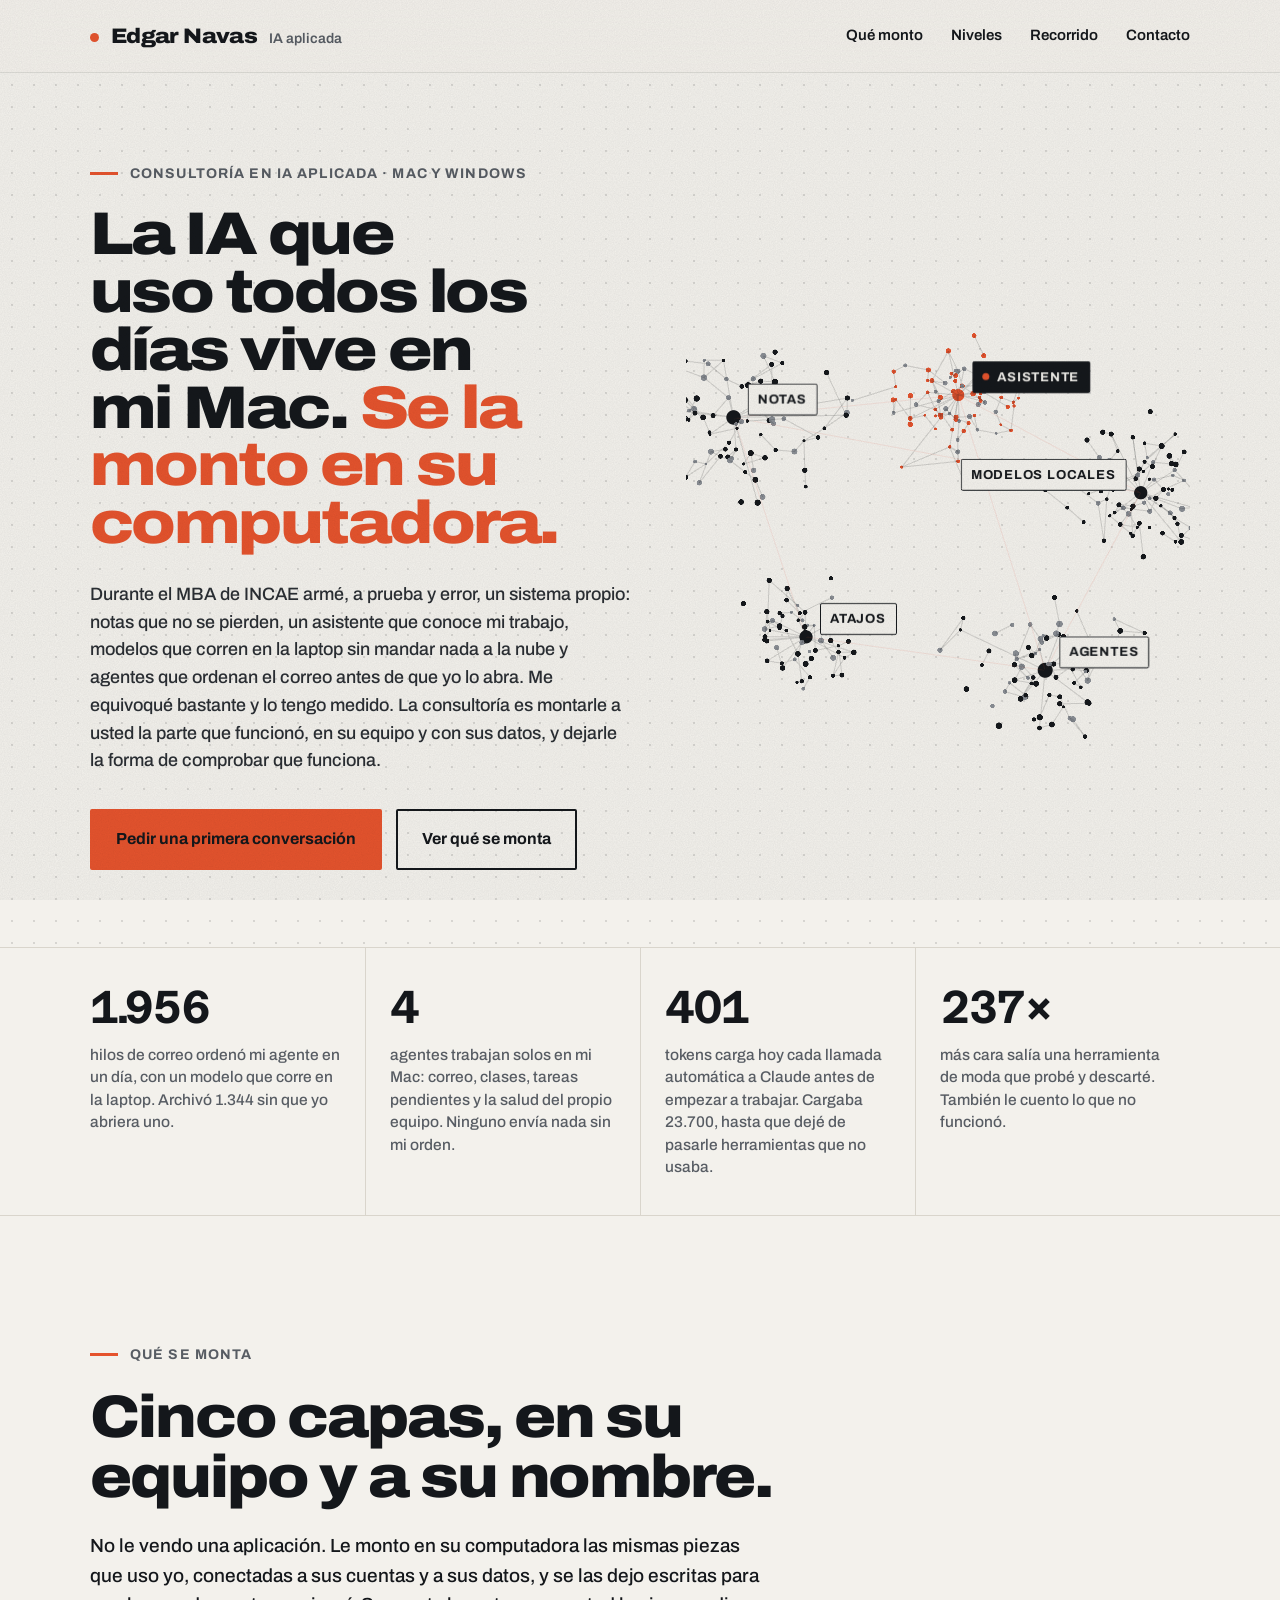
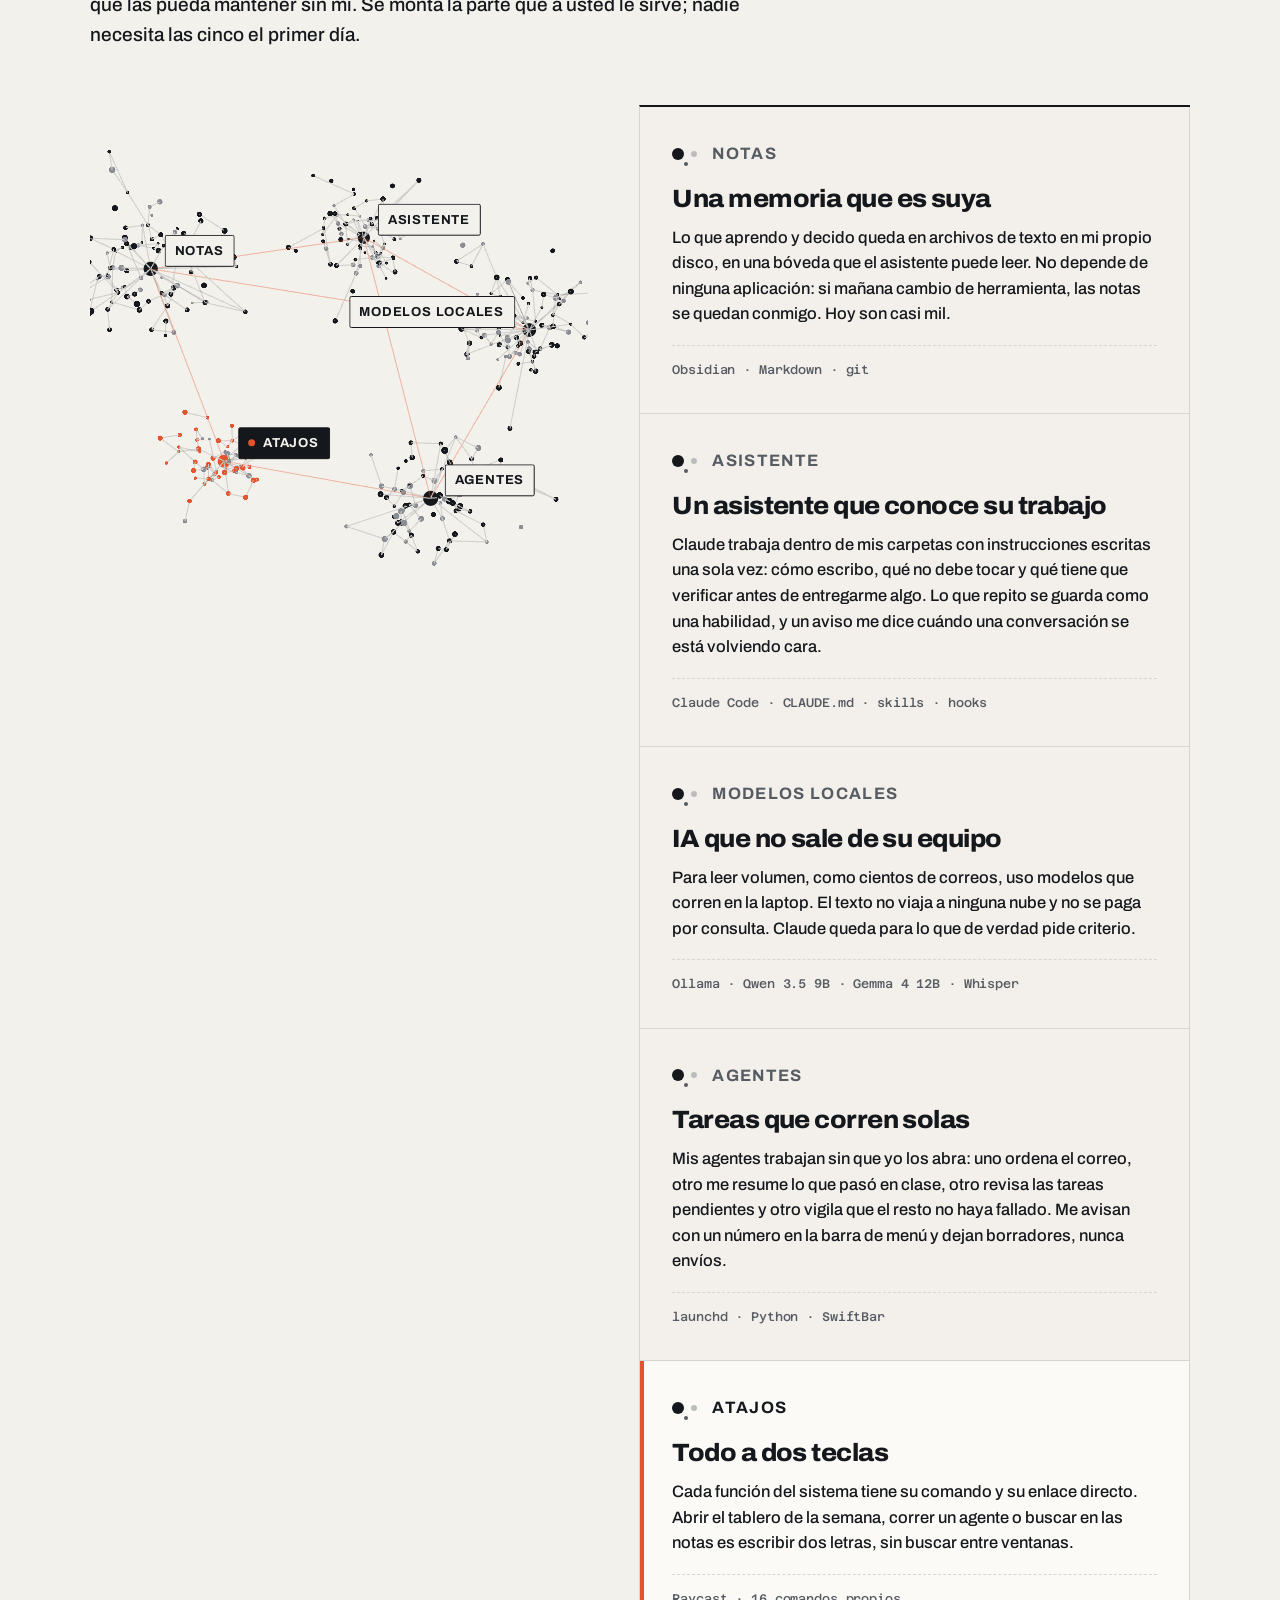
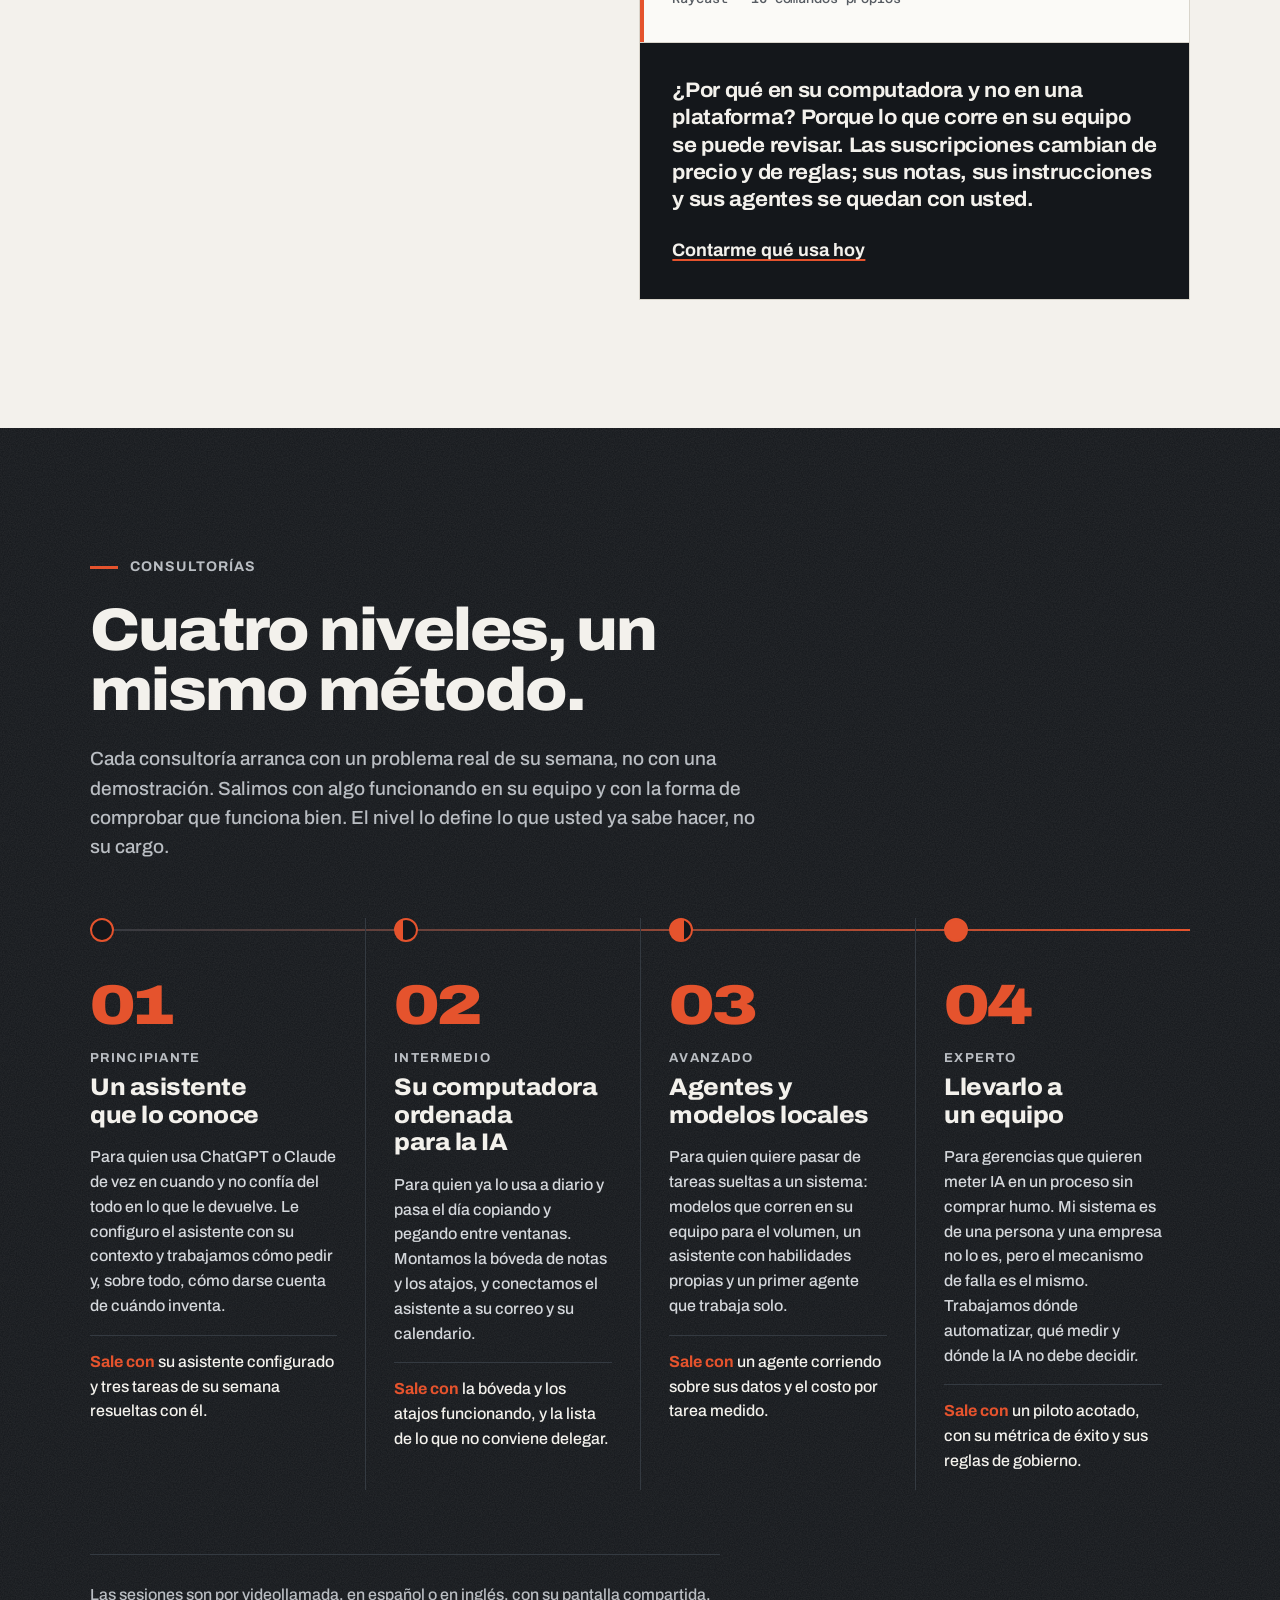
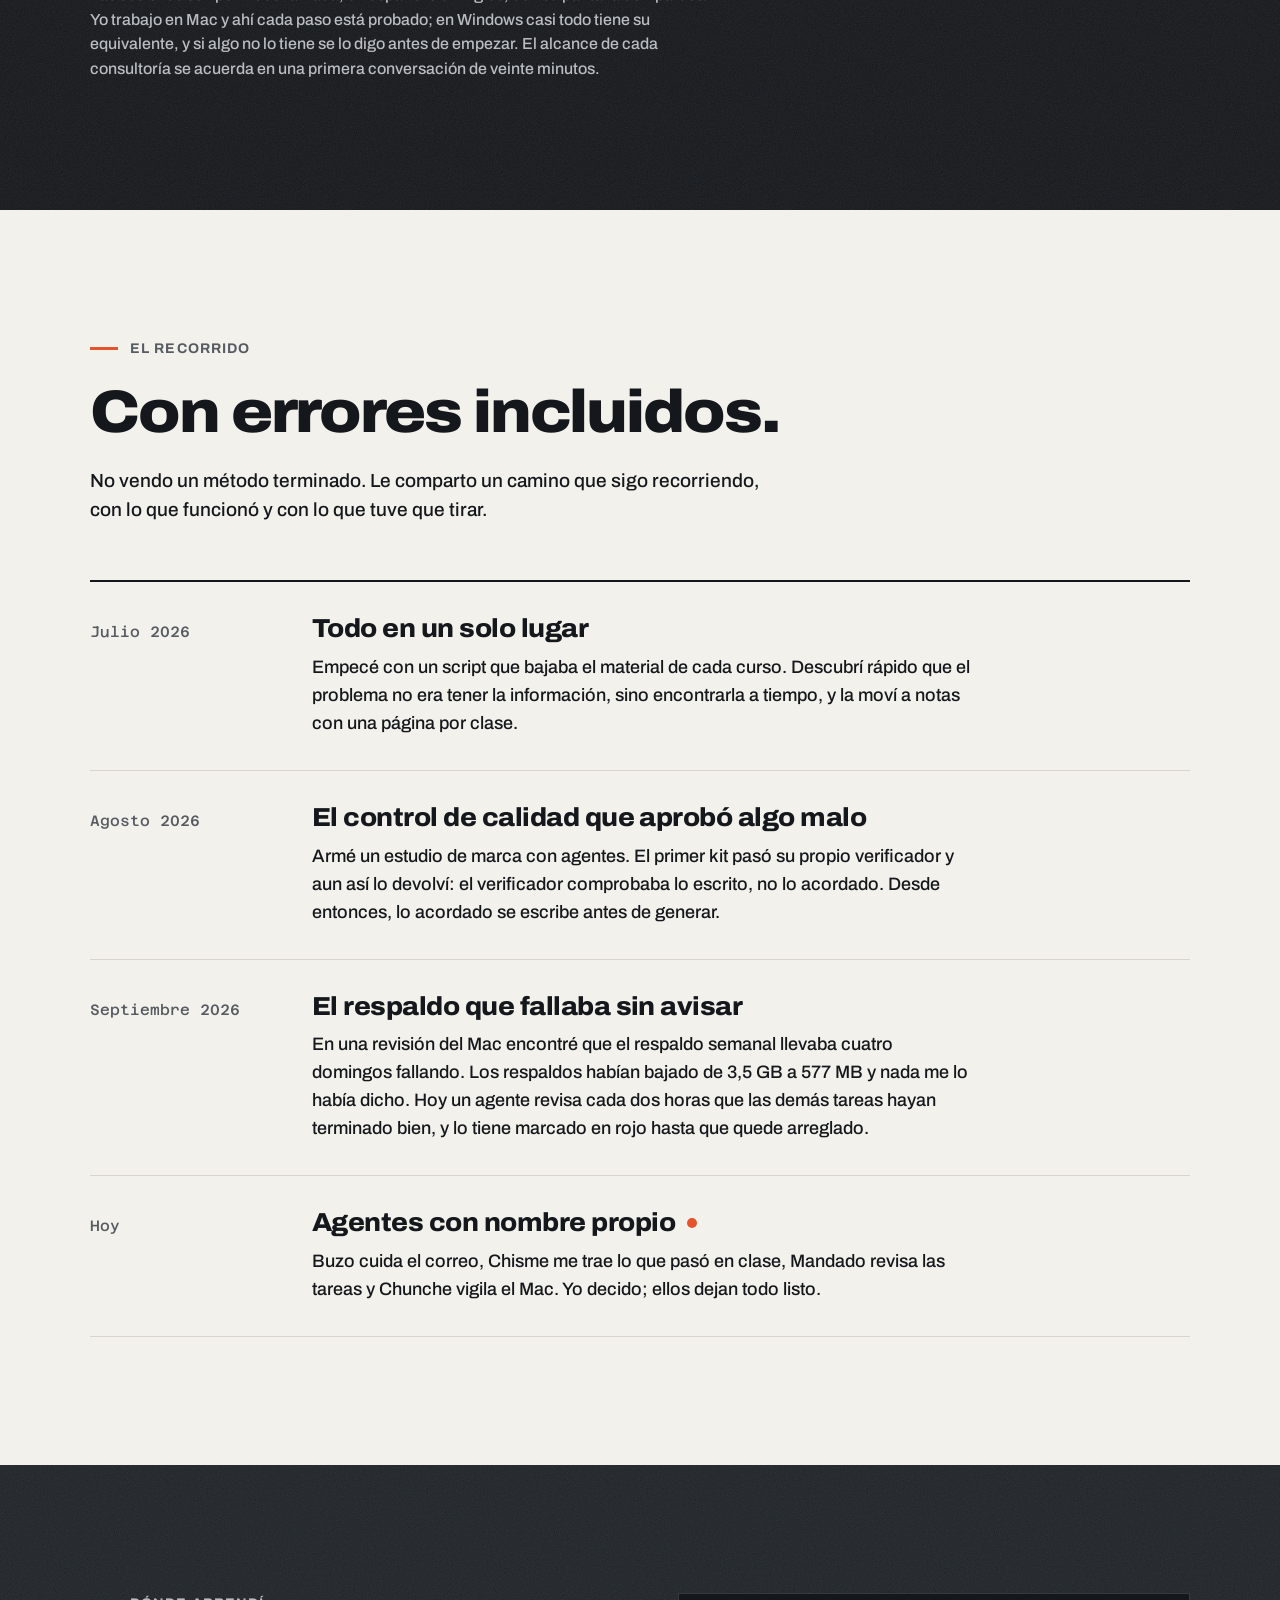
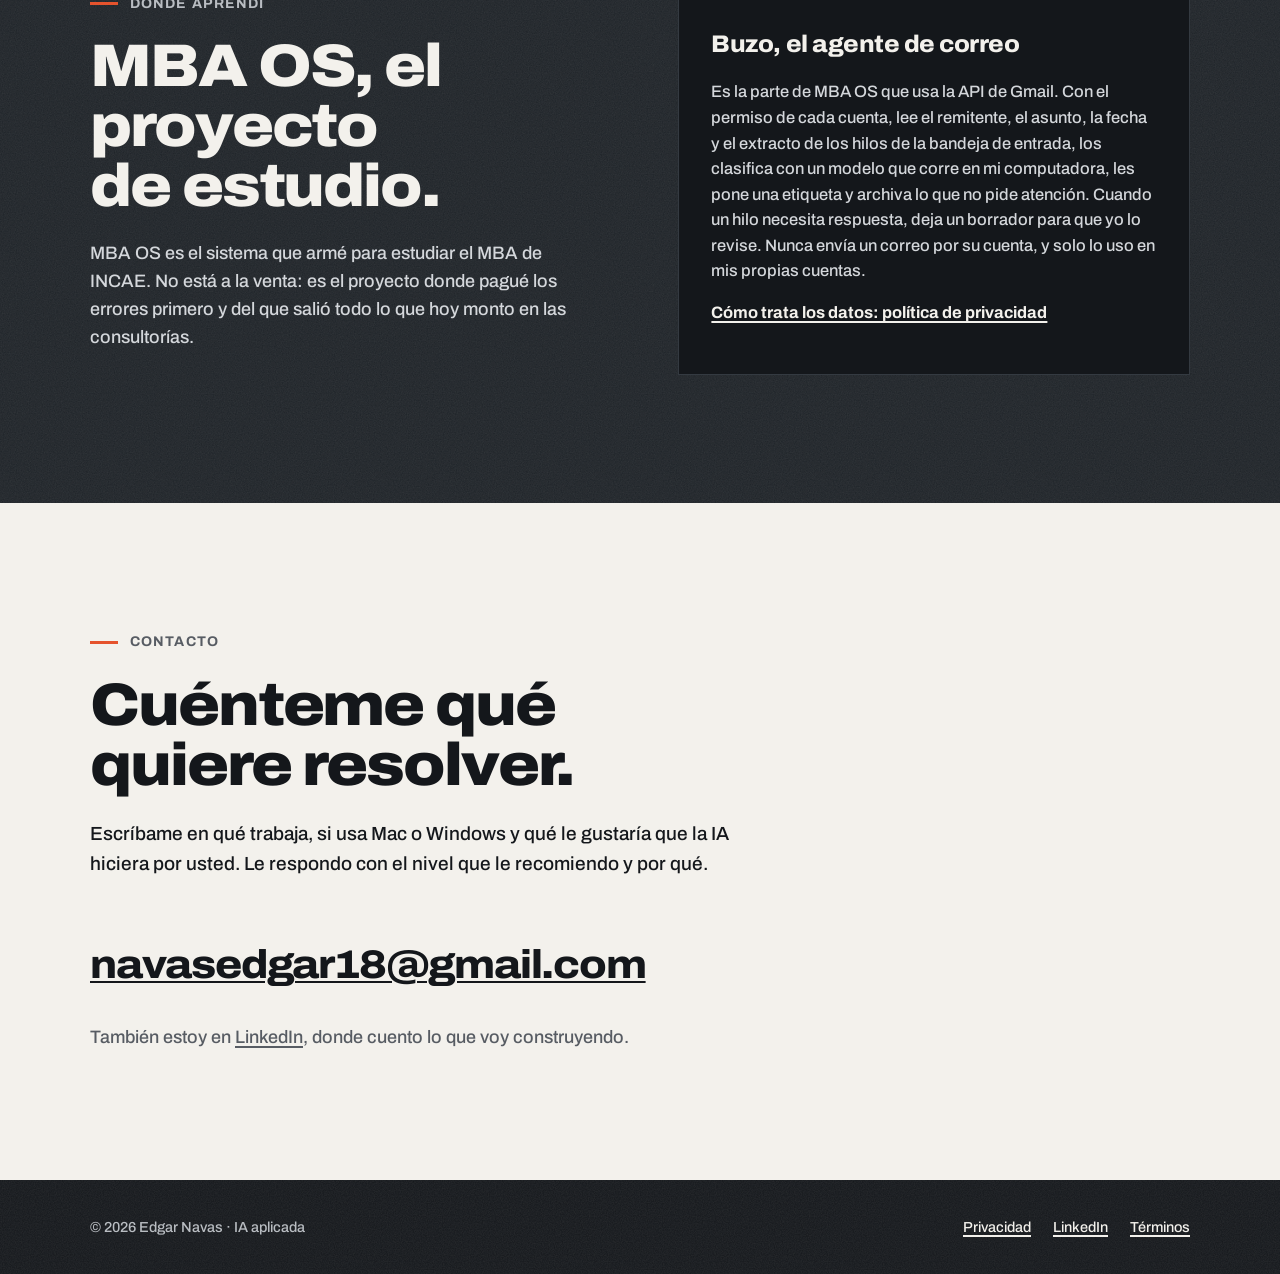
<file: index.html>
<!doctype html>
<html lang="es">
<head>
<meta charset="utf-8">
<meta name="viewport" content="width=device-width, initial-scale=1, viewport-fit=cover">
<meta name="theme-color" content="#F3F1EC">
<title>Edgar Navas · IA aplicada</title>
<meta name="description" content="Le monto en su computadora, Mac o Windows, el sistema de IA que uso todos los días: notas propias, un asistente con su contexto, modelos que corren en su equipo y agentes que trabajan solos.">
<meta property="og:title" content="Edgar Navas · IA aplicada">
<meta property="og:description" content="La IA que uso todos los días vive en mi Mac. Se la monto en su computadora.">
<meta property="og:type" content="website">
<link rel="icon" href="/favicon.svg" type="image/svg+xml">
<link rel="preload" href="/fonts/archivo.woff2" as="font" type="font/woff2" crossorigin>
<link rel="modulepreload" href="/js/escena.js">
<link rel="stylesheet" href="/estilos.css">
</head>
<body>
<a class="saltar" href="#contenido">Saltar al contenido</a>

<header class="nav">
  <div class="envoltura">
    <a class="marca" href="/"><i aria-hidden="true"></i><b>Edgar Navas</b><span>IA aplicada</span></a>
    <nav aria-label="Secciones">
      <ul>
        <li><a href="#montaje">Qué monto</a></li>
        <li><a href="#niveles">Niveles</a></li>
        <li><a href="#recorrido">Recorrido</a></li>
        <li><a href="#contacto">Contacto</a></li>
      </ul>
    </nav>
  </div>
</header>

<main id="contenido">
  <section class="portada">
    <div class="envoltura">
      <div class="portada-texto">
        <p class="ceja">Consultoría en IA aplicada · Mac y Windows</p>
        <h1>La IA que uso todos los días vive en mi Mac. <em>Se la monto en su computadora.</em></h1>
        <p class="entrada">Durante el MBA de INCAE armé, a prueba y error, un sistema propio: notas que no se pierden, un asistente que conoce mi trabajo, modelos que corren en la laptop sin mandar nada a la nube y agentes que ordenan el correo antes de que yo lo abra. Me equivoqué bastante y lo tengo medido. La consultoría es montarle a usted la parte que funcionó, en su equipo y con sus datos, y dejarle la forma de comprobar que funciona.</p>
        <div class="acciones">
          <a class="boton" href="mailto:navasedgar18@gmail.com?subject=Consultor%C3%ADa%20de%20IA">Pedir una primera conversación</a>
          <a class="boton secundario" href="#montaje">Ver qué se monta</a>
        </div>
      </div>
      <figure class="escena escena-portada" aria-label="Diagrama del sistema: cinco capas conectadas entre sí">
        <canvas></canvas>
        <a class="rotulo" href="#capa-notas">Notas</a>
        <a class="rotulo" href="#capa-asistente">Asistente</a>
        <a class="rotulo" href="#capa-local">Modelos locales</a>
        <a class="rotulo" href="#capa-agentes">Agentes</a>
        <a class="rotulo" href="#capa-atajos">Atajos</a>
      </figure>
    </div>
  </section>

  <div class="cifras" aria-label="El sistema en cifras">
    <div class="envoltura">
      <div class="cifra"><span class="mono" data-hasta="1956">1<span class="sep">.</span>956</span><p>hilos de correo ordenó mi agente en un día, con un modelo que corre en la laptop. Archivó 1.344 sin que yo abriera uno.</p></div>
      <div class="cifra"><span class="mono" data-hasta="4">4</span><p>agentes trabajan solos en mi Mac: correo, clases, tareas pendientes y la salud del propio equipo. Ninguno envía nada sin mi orden.</p></div>
      <div class="cifra"><span class="mono" data-hasta="401">401</span><p>tokens carga hoy cada llamada automática a Claude antes de empezar a trabajar. Cargaba 23.700, hasta que dejé de pasarle herramientas que no usaba.</p></div>
      <div class="cifra"><span class="mono" data-hasta="237" data-sufijo="×">237×</span><p>más cara salía una herramienta de moda que probé y descarté. También le cuento lo que no funcionó.</p></div>
    </div>
  </div>

  <section class="bloque" id="montaje">
    <div class="envoltura">
      <p class="ceja">Qué se monta</p>
      <h2>Cinco capas, en su equipo y a su nombre.</h2>
      <p class="intro">No le vendo una aplicación. Le monto en su computadora las mismas piezas que uso yo, conectadas a sus cuentas y a sus datos, y se las dejo escritas para que las pueda mantener sin mí. Se monta la parte que a usted le sirve; nadie necesita las cinco el primer día.</p>
      <div class="montaje-cuerpo">
      <figure class="escena montaje-escena" aria-hidden="true">
        <canvas></canvas>
        <span class="rotulo">Notas</span>
        <span class="rotulo">Asistente</span>
        <span class="rotulo">Modelos locales</span>
        <span class="rotulo">Agentes</span>
        <span class="rotulo">Atajos</span>
      </figure>
      <div class="capas">
        <article class="capa" id="capa-notas" data-cumulo="0">
          <p class="capa-num"><i aria-hidden="true"></i>Notas</p>
          <h3>Una memoria que es suya</h3>
          <p>Lo que aprendo y decido queda en archivos de texto en mi propio disco, en una bóveda que el asistente puede leer. No depende de ninguna aplicación: si mañana cambio de herramienta, las notas se quedan conmigo. Hoy son casi mil.</p>
          <p class="tecnico mono">Obsidian · Markdown · git</p>
        </article>
        <article class="capa" id="capa-asistente" data-cumulo="1">
          <p class="capa-num"><i aria-hidden="true"></i>Asistente</p>
          <h3>Un asistente que conoce su trabajo</h3>
          <p>Claude trabaja dentro de mis carpetas con instrucciones escritas una sola vez: cómo escribo, qué no debe tocar y qué tiene que verificar antes de entregarme algo. Lo que repito se guarda como una habilidad, y un aviso me dice cuándo una conversación se está volviendo cara.</p>
          <p class="tecnico mono">Claude Code · CLAUDE.md · skills · hooks</p>
        </article>
        <article class="capa" id="capa-local" data-cumulo="2">
          <p class="capa-num"><i aria-hidden="true"></i>Modelos locales</p>
          <h3>IA que no sale de su equipo</h3>
          <p>Para leer volumen, como cientos de correos, uso modelos que corren en la laptop. El texto no viaja a ninguna nube y no se paga por consulta. Claude queda para lo que de verdad pide criterio.</p>
          <p class="tecnico mono">Ollama · Qwen 3.5 9B · Gemma 4 12B · Whisper</p>
        </article>
        <article class="capa" id="capa-agentes" data-cumulo="3">
          <p class="capa-num"><i aria-hidden="true"></i>Agentes</p>
          <h3>Tareas que corren solas</h3>
          <p>Mis agentes trabajan sin que yo los abra: uno ordena el correo, otro me resume lo que pasó en clase, otro revisa las tareas pendientes y otro vigila que el resto no haya fallado. Me avisan con un número en la barra de menú y dejan borradores, nunca envíos.</p>
          <p class="tecnico mono">launchd · Python · SwiftBar</p>
        </article>
        <article class="capa" id="capa-atajos" data-cumulo="4">
          <p class="capa-num"><i aria-hidden="true"></i>Atajos</p>
          <h3>Todo a dos teclas</h3>
          <p>Cada función del sistema tiene su comando y su enlace directo. Abrir el tablero de la semana, correr un agente o buscar en las notas es escribir dos letras, sin buscar entre ventanas.</p>
          <p class="tecnico mono">Raycast · 16 comandos propios</p>
        </article>
        <aside class="capa capa-cierre">
          <p>¿Por qué en su computadora y no en una plataforma? Porque lo que corre en su equipo se puede revisar. Las suscripciones cambian de precio y de reglas; sus notas, sus instrucciones y sus agentes se quedan con usted.</p>
          <a href="mailto:navasedgar18@gmail.com?subject=Consultor%C3%ADa%20de%20IA">Contarme qué usa hoy</a>
        </aside>
      </div>
      </div>
    </div>
  </section>

  <section class="bloque oscura" id="niveles">
    <div class="envoltura">
      <p class="ceja">Consultorías</p>
      <h2>Cuatro niveles, un mismo método.</h2>
      <p class="intro">Cada consultoría arranca con un problema real de su semana, no con una demostración. Salimos con algo funcionando en su equipo y con la forma de comprobar que funciona bien. El nivel lo define lo que usted ya sabe hacer, no su cargo.</p>
      <div class="ruta">
        <article class="nivel">
          <div class="hito" aria-hidden="true"></div>
          <div class="numero">01</div>
          <p class="grado">Principiante</p>
          <h3>Un asistente que lo conoce</h3>
          <p>Para quien usa ChatGPT o Claude de vez en cuando y no confía del todo en lo que le devuelve. Le configuro el asistente con su contexto y trabajamos cómo pedir y, sobre todo, cómo darse cuenta de cuándo inventa.</p>
          <p class="sale"><b>Sale con</b> su asistente configurado y tres tareas de su semana resueltas con él.</p>
        </article>
        <article class="nivel">
          <div class="hito" aria-hidden="true"></div>
          <div class="numero">02</div>
          <p class="grado">Intermedio</p>
          <h3>Su computadora ordenada para la IA</h3>
          <p>Para quien ya lo usa a diario y pasa el día copiando y pegando entre ventanas. Montamos la bóveda de notas y los atajos, y conectamos el asistente a su correo y su calendario.</p>
          <p class="sale"><b>Sale con</b> la bóveda y los atajos funcionando, y la lista de lo que no conviene delegar.</p>
        </article>
        <article class="nivel">
          <div class="hito" aria-hidden="true"></div>
          <div class="numero">03</div>
          <p class="grado">Avanzado</p>
          <h3>Agentes y modelos locales</h3>
          <p>Para quien quiere pasar de tareas sueltas a un sistema: modelos que corren en su equipo para el volumen, un asistente con habilidades propias y un primer agente que trabaja solo.</p>
          <p class="sale"><b>Sale con</b> un agente corriendo sobre sus datos y el costo por tarea medido.</p>
        </article>
        <article class="nivel">
          <div class="hito" aria-hidden="true"></div>
          <div class="numero">04</div>
          <p class="grado">Experto</p>
          <h3>Llevarlo a un equipo</h3>
          <p>Para gerencias que quieren meter IA en un proceso sin comprar humo. Mi sistema es de una persona y una empresa no lo es, pero el mecanismo de falla es el mismo. Trabajamos dónde automatizar, qué medir y dónde la IA no debe decidir.</p>
          <p class="sale"><b>Sale con</b> un piloto acotado, con su métrica de éxito y sus reglas de gobierno.</p>
        </article>
      </div>
      <p class="formato">Las sesiones son por videollamada, en español o en inglés, con su pantalla compartida. Yo trabajo en Mac y ahí cada paso está probado; en Windows casi todo tiene su equivalente, y si algo no lo tiene se lo digo antes de empezar. El alcance de cada consultoría se acuerda en una primera conversación de veinte minutos.</p>
    </div>
  </section>

  <section class="bloque" id="recorrido">
    <div class="envoltura">
      <p class="ceja">El recorrido</p>
      <h2>Con errores incluidos.</h2>
      <p class="intro">No vendo un método terminado. Le comparto un camino que sigo recorriendo, con lo que funcionó y con lo que tuve que tirar.</p>
      <div class="recorrido">
        <div class="paso">
          <span class="mono">Julio 2026</span>
          <div>
            <h3>Todo en un solo lugar</h3>
            <p>Empecé con un script que bajaba el material de cada curso. Descubrí rápido que el problema no era tener la información, sino encontrarla a tiempo, y la moví a notas con una página por clase.</p>
          </div>
        </div>
        <div class="paso">
          <span class="mono">Agosto 2026</span>
          <div>
            <h3>El control de calidad que aprobó algo malo</h3>
            <p>Armé un estudio de marca con agentes. El primer kit pasó su propio verificador y aun así lo devolví: el verificador comprobaba lo escrito, no lo acordado. Desde entonces, lo acordado se escribe antes de generar.</p>
          </div>
        </div>
        <div class="paso">
          <span class="mono">Septiembre 2026</span>
          <div>
            <h3>El respaldo que fallaba sin avisar</h3>
            <p>En una revisión del Mac encontré que el respaldo semanal llevaba cuatro domingos fallando. Los respaldos habían bajado de 3,5 GB a 577 MB y nada me lo había dicho. Hoy un agente revisa cada dos horas que las demás tareas hayan terminado bien, y lo tiene marcado en rojo hasta que quede arreglado.</p>
          </div>
        </div>
        <div class="paso hoy">
          <span class="mono">Hoy</span>
          <div>
            <h3>Agentes con nombre propio</h3>
            <p>Buzo cuida el correo, Chisme me trae lo que pasó en clase, Mandado revisa las tareas y Chunche vigila el Mac. Yo decido; ellos dejan todo listo.</p>
          </div>
        </div>
      </div>
    </div>
  </section>

  <section class="bloque sistema" id="mba-os">
    <div class="envoltura">
      <div>
        <p class="ceja">Dónde aprendí</p>
        <h2>MBA OS, el proyecto de estudio.</h2>
        <p>MBA OS es el sistema que armé para estudiar el MBA de INCAE. No está a la venta: es el proyecto donde pagué los errores primero y del que salió todo lo que hoy monto en las consultorías.</p>
      </div>
      <div class="ficha" id="autopiloto-de-correo">
        <h3>Buzo, el agente de correo</h3>
        <p>Es la parte de MBA OS que usa la API de Gmail. Con el permiso de cada cuenta, lee el remitente, el asunto, la fecha y el extracto de los hilos de la bandeja de entrada, los clasifica con un modelo que corre en mi computadora, les pone una etiqueta y archiva lo que no pide atención. Cuando un hilo necesita respuesta, deja un borrador para que yo lo revise. Nunca envía un correo por su cuenta, y solo lo uso en mis propias cuentas.</p>
        <p><a href="/privacidad/">Cómo trata los datos: política de privacidad</a></p>
      </div>
    </div>
  </section>

  <section class="bloque contacto" id="contacto">
    <div class="envoltura">
      <p class="ceja">Contacto</p>
      <h2>Cuénteme qué quiere resolver.</h2>
      <p class="intro">Escríbame en qué trabaja, si usa Mac o Windows y qué le gustaría que la IA hiciera por usted. Le respondo con el nivel que le recomiendo y por qué.</p>
      <a class="correo" href="mailto:navasedgar18@gmail.com?subject=Consultor%C3%ADa%20de%20IA">navasedgar18@gmail.com</a>
      <p class="otros">También estoy en <a href="https://www.linkedin.com/in/edgar-navas">LinkedIn</a>, donde cuento lo que voy construyendo.</p>
    </div>
  </section>
</main>

<footer class="pie">
  <div class="envoltura">
    <span>© 2026 Edgar Navas · IA aplicada</span>
    <nav aria-label="Legal">
      <a href="/privacidad/">Privacidad</a>
      <a href="https://www.linkedin.com/in/edgar-navas">LinkedIn</a>
      <a href="/terminos/">Términos</a>
    </nav>
  </div>
</footer>

<script type="module" src="/js/pagina.js"></script>
</body>
</html>
</file>
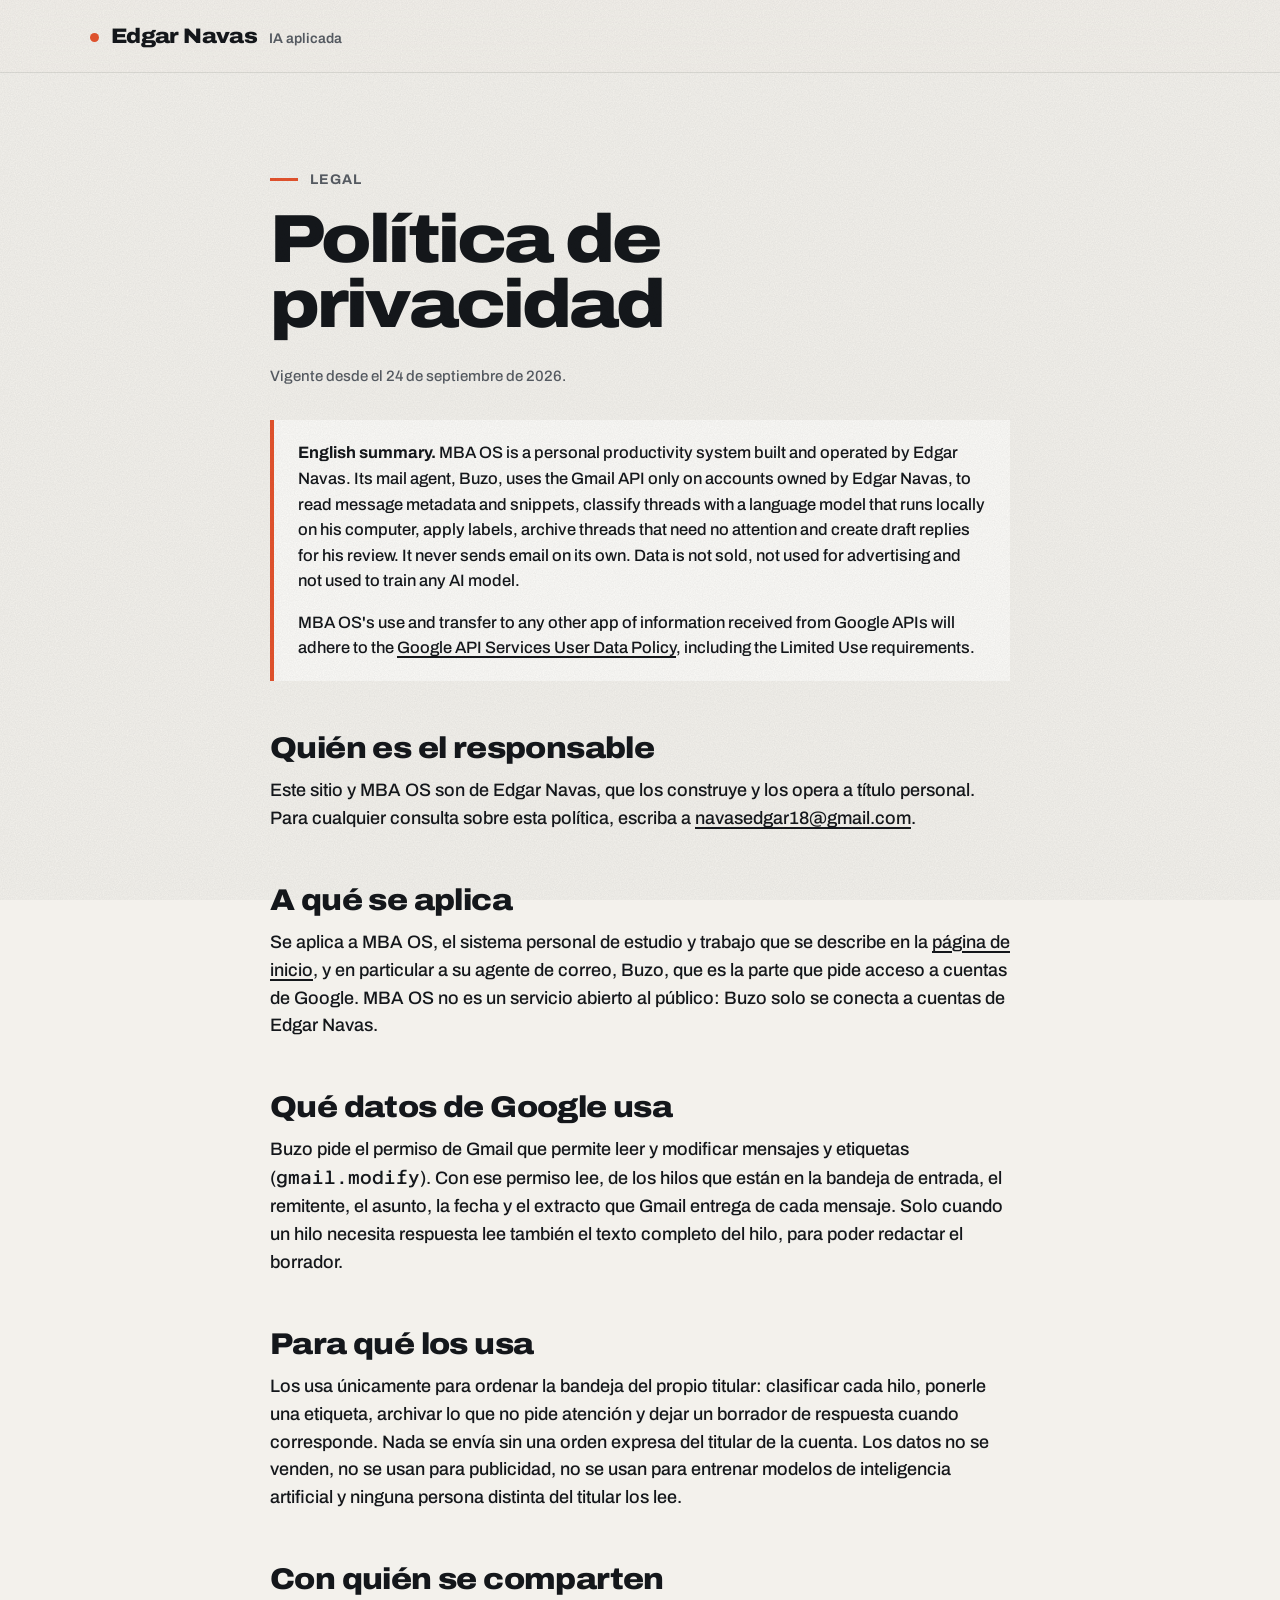
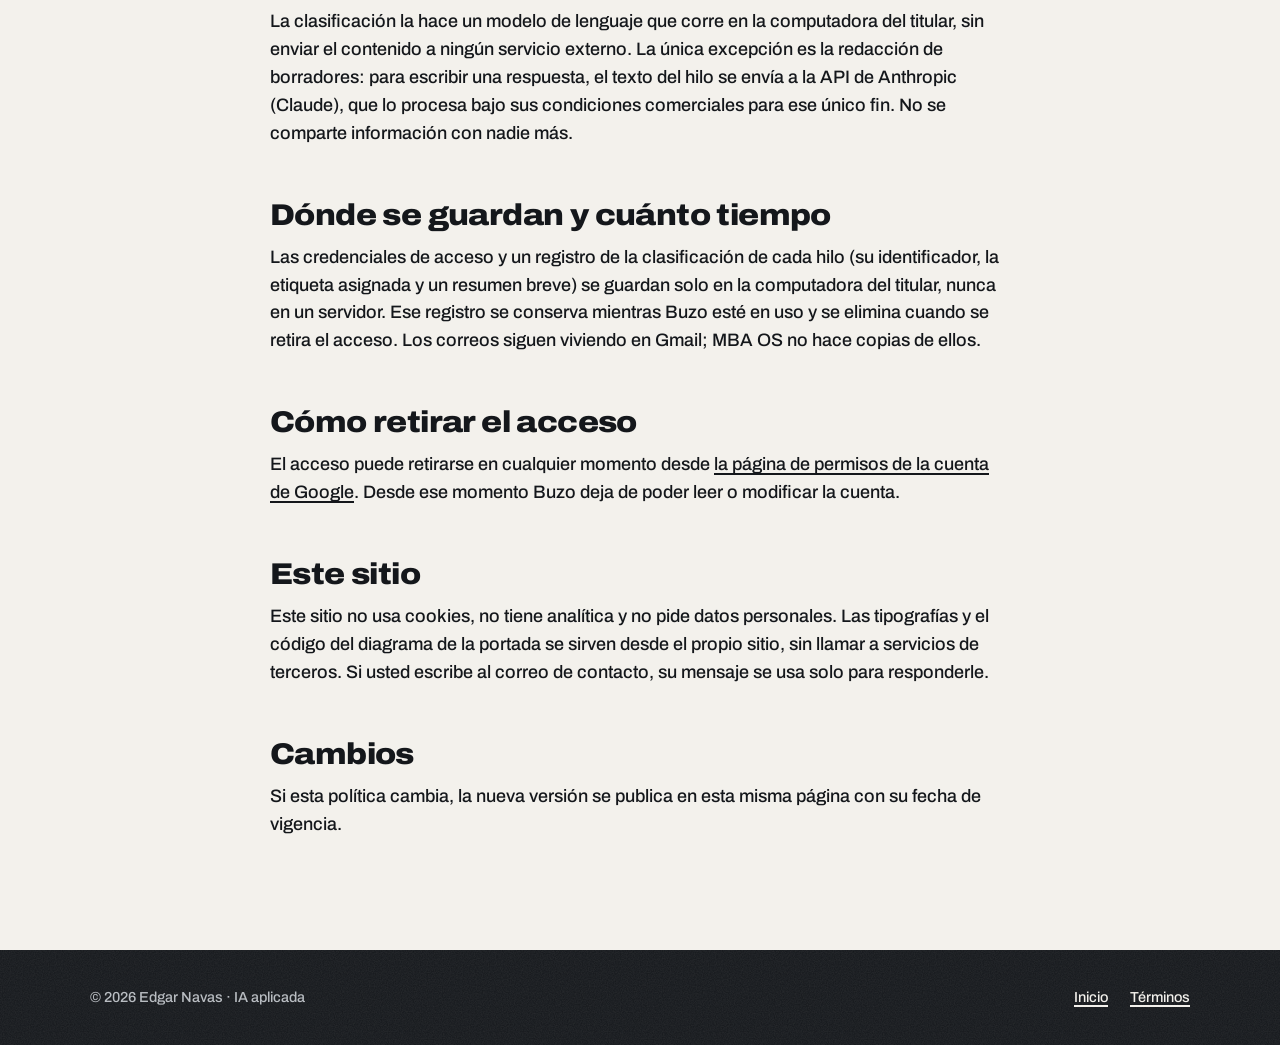
<file: privacidad/index.html>
<!doctype html>
<html lang="es">
<head>
<meta charset="utf-8">
<meta name="viewport" content="width=device-width, initial-scale=1">
<title>Política de privacidad · Edgar Navas</title>
<meta name="description" content="Cómo MBA OS y su agente de correo, Buzo, tratan los datos de las cuentas de Google.">
<link rel="icon" href="/favicon.svg" type="image/svg+xml">
<link rel="stylesheet" href="/estilos.css">
</head>
<body>
<header class="nav">
  <div class="envoltura">
    <a class="marca" href="/"><i aria-hidden="true"></i><b>Edgar Navas</b><span>IA aplicada</span></a>
  </div>
</header>

<main class="legal">
  <div class="envoltura">
    <p class="ceja">Legal</p>
    <h1>Política de privacidad</h1>
    <p class="fecha">Vigente desde el 24 de septiembre de 2026.</p>

    <div class="resumen" lang="en">
      <p><b>English summary.</b> MBA OS is a personal productivity system built and operated by Edgar Navas. Its mail agent, Buzo, uses the Gmail API only on accounts owned by Edgar Navas, to read message metadata and snippets, classify threads with a language model that runs locally on his computer, apply labels, archive threads that need no attention and create draft replies for his review. It never sends email on its own. Data is not sold, not used for advertising and not used to train any AI model.</p>
      <p>MBA OS's use and transfer to any other app of information received from Google APIs will adhere to the <a href="https://developers.google.com/terms/api-services-user-data-policy">Google API Services User Data Policy</a>, including the Limited Use requirements.</p>
    </div>

    <h2>Quién es el responsable</h2>
    <p>Este sitio y MBA OS son de Edgar Navas, que los construye y los opera a título personal. Para cualquier consulta sobre esta política, escriba a <a href="mailto:navasedgar18@gmail.com">navasedgar18@gmail.com</a>.</p>

    <h2>A qué se aplica</h2>
    <p>Se aplica a MBA OS, el sistema personal de estudio y trabajo que se describe en la <a href="/#mba-os">página de inicio</a>, y en particular a su agente de correo, Buzo, que es la parte que pide acceso a cuentas de Google. MBA OS no es un servicio abierto al público: Buzo solo se conecta a cuentas de Edgar Navas.</p>

    <h2>Qué datos de Google usa</h2>
    <p>Buzo pide el permiso de Gmail que permite leer y modificar mensajes y etiquetas (<span class="mono">gmail.modify</span>). Con ese permiso lee, de los hilos que están en la bandeja de entrada, el remitente, el asunto, la fecha y el extracto que Gmail entrega de cada mensaje. Solo cuando un hilo necesita respuesta lee también el texto completo del hilo, para poder redactar el borrador.</p>

    <h2>Para qué los usa</h2>
    <p>Los usa únicamente para ordenar la bandeja del propio titular: clasificar cada hilo, ponerle una etiqueta, archivar lo que no pide atención y dejar un borrador de respuesta cuando corresponde. Nada se envía sin una orden expresa del titular de la cuenta. Los datos no se venden, no se usan para publicidad, no se usan para entrenar modelos de inteligencia artificial y ninguna persona distinta del titular los lee.</p>

    <h2>Con quién se comparten</h2>
    <p>La clasificación la hace un modelo de lenguaje que corre en la computadora del titular, sin enviar el contenido a ningún servicio externo. La única excepción es la redacción de borradores: para escribir una respuesta, el texto del hilo se envía a la API de Anthropic (Claude), que lo procesa bajo sus condiciones comerciales para ese único fin. No se comparte información con nadie más.</p>

    <h2>Dónde se guardan y cuánto tiempo</h2>
    <p>Las credenciales de acceso y un registro de la clasificación de cada hilo (su identificador, la etiqueta asignada y un resumen breve) se guardan solo en la computadora del titular, nunca en un servidor. Ese registro se conserva mientras Buzo esté en uso y se elimina cuando se retira el acceso. Los correos siguen viviendo en Gmail; MBA OS no hace copias de ellos.</p>

    <h2>Cómo retirar el acceso</h2>
    <p>El acceso puede retirarse en cualquier momento desde <a href="https://myaccount.google.com/permissions">la página de permisos de la cuenta de Google</a>. Desde ese momento Buzo deja de poder leer o modificar la cuenta.</p>

    <h2>Este sitio</h2>
    <p>Este sitio no usa cookies, no tiene analítica y no pide datos personales. Las tipografías y el código del diagrama de la portada se sirven desde el propio sitio, sin llamar a servicios de terceros. Si usted escribe al correo de contacto, su mensaje se usa solo para responderle.</p>

    <h2>Cambios</h2>
    <p>Si esta política cambia, la nueva versión se publica en esta misma página con su fecha de vigencia.</p>
  </div>
</main>

<footer class="pie">
  <div class="envoltura">
    <span>© 2026 Edgar Navas · IA aplicada</span>
    <nav aria-label="Legal">
      <a href="/">Inicio</a>
      <a href="/terminos/">Términos</a>
    </nav>
  </div>
</footer>
</body>
</html>
</file>
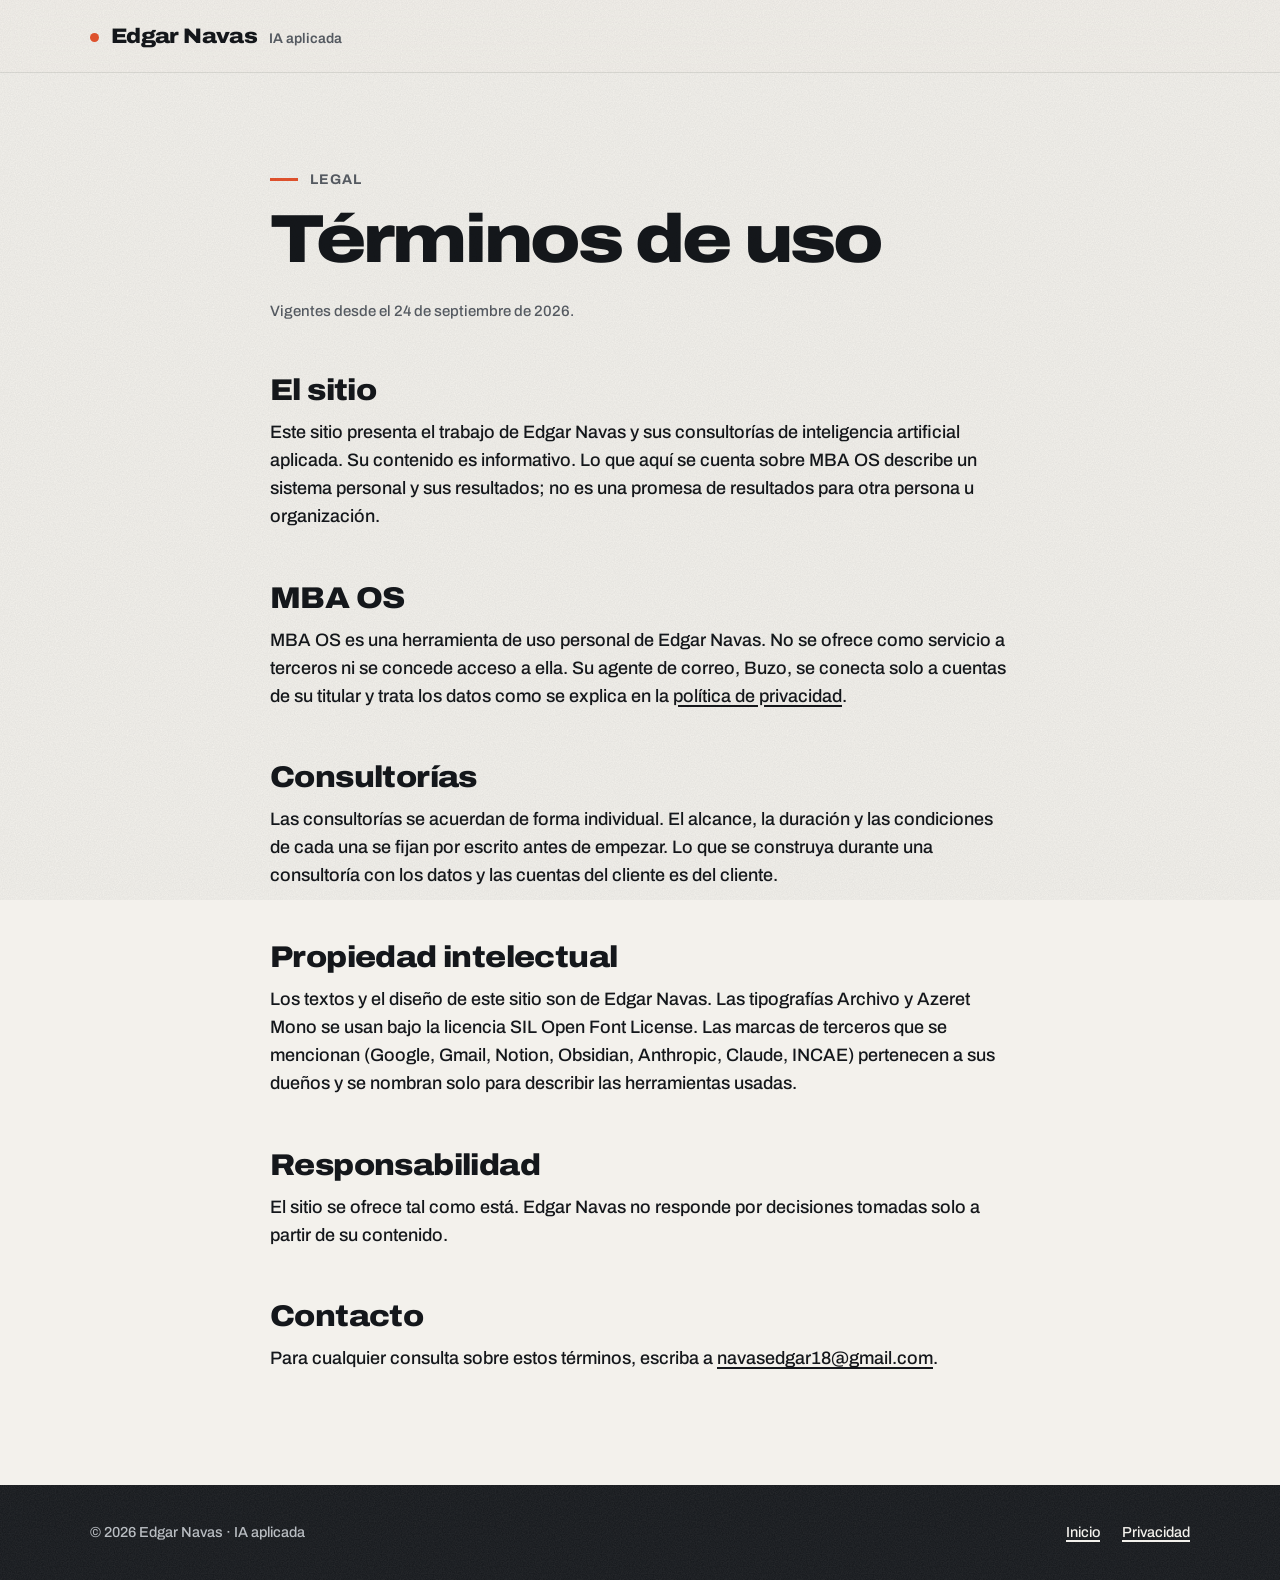
<file: terminos/index.html>
<!doctype html>
<html lang="es">
<head>
<meta charset="utf-8">
<meta name="viewport" content="width=device-width, initial-scale=1">
<title>Términos de uso · Edgar Navas</title>
<meta name="description" content="Condiciones de uso del sitio de Edgar Navas y de MBA OS.">
<link rel="icon" href="/favicon.svg" type="image/svg+xml">
<link rel="stylesheet" href="/estilos.css">
</head>
<body>
<header class="nav">
  <div class="envoltura">
    <a class="marca" href="/"><i aria-hidden="true"></i><b>Edgar Navas</b><span>IA aplicada</span></a>
  </div>
</header>

<main class="legal">
  <div class="envoltura">
    <p class="ceja">Legal</p>
    <h1>Términos de uso</h1>
    <p class="fecha">Vigentes desde el 24 de septiembre de 2026.</p>

    <h2>El sitio</h2>
    <p>Este sitio presenta el trabajo de Edgar Navas y sus consultorías de inteligencia artificial aplicada. Su contenido es informativo. Lo que aquí se cuenta sobre MBA OS describe un sistema personal y sus resultados; no es una promesa de resultados para otra persona u organización.</p>

    <h2>MBA OS</h2>
    <p>MBA OS es una herramienta de uso personal de Edgar Navas. No se ofrece como servicio a terceros ni se concede acceso a ella. Su agente de correo, Buzo, se conecta solo a cuentas de su titular y trata los datos como se explica en la <a href="/privacidad/">política de privacidad</a>.</p>

    <h2>Consultorías</h2>
    <p>Las consultorías se acuerdan de forma individual. El alcance, la duración y las condiciones de cada una se fijan por escrito antes de empezar. Lo que se construya durante una consultoría con los datos y las cuentas del cliente es del cliente.</p>

    <h2>Propiedad intelectual</h2>
    <p>Los textos y el diseño de este sitio son de Edgar Navas. Las tipografías Archivo y Azeret Mono se usan bajo la licencia SIL Open Font License. Las marcas de terceros que se mencionan (Google, Gmail, Notion, Obsidian, Anthropic, Claude, INCAE) pertenecen a sus dueños y se nombran solo para describir las herramientas usadas.</p>

    <h2>Responsabilidad</h2>
    <p>El sitio se ofrece tal como está. Edgar Navas no responde por decisiones tomadas solo a partir de su contenido.</p>

    <h2>Contacto</h2>
    <p>Para cualquier consulta sobre estos términos, escriba a <a href="mailto:navasedgar18@gmail.com">navasedgar18@gmail.com</a>.</p>
  </div>
</main>

<footer class="pie">
  <div class="envoltura">
    <span>© 2026 Edgar Navas · IA aplicada</span>
    <nav aria-label="Legal">
      <a href="/">Inicio</a>
      <a href="/privacidad/">Privacidad</a>
    </nav>
  </div>
</footer>
</body>
</html>
</file>
<file: estilos.css>
/* Edgar Navas · IA aplicada — sistema visual
   Cliente nuevo de brand-studio (24-sep-2026). No hereda paleta de MBA OS, Vértice ni el Club.
   Tipografía: Archivo (texto y display, ejes wght y wdth) + Azeret Mono solo para cifras y fechas.
   Color 60-30-10: papel dominante, tinta en las bandas, señal como único acento.
   Contraste medido: tinta/papel 15,93 · gris/papel 5,97 · tinta/señal 4,80 · señal/tinta 4,80 ·
   niebla/tinta 9,52. Señal sobre papel da 3,32: solo display y gráfico, nunca cuerpo. */

@font-face {
  font-family: "Archivo";
  src: url("/fonts/archivo.woff2") format("woff2-variations"), url("/fonts/archivo.woff2") format("woff2");
  font-weight: 100 900;
  font-stretch: 62% 125%;
  font-display: swap;
}
@font-face {
  font-family: "Azeret Mono";
  src: url("/fonts/azeret-mono.woff2") format("woff2-variations"), url("/fonts/azeret-mono.woff2") format("woff2");
  font-weight: 100 900;
  font-display: swap;
}

:root {
  --papel: #F3F1EC;
  --tinta: #14171B;
  --panel: #1E2328;
  --gris: #575C63;
  --niebla: #B9BDC2;
  --linea: #D9D5CC;
  --linea-oscura: #343A41;
  --senal: #E5532D;
  --ancho: 1180px;
  --gutter: clamp(16px, 4vw, 40px);
  /* Textura: grano de papel, generado en SVG, sin imagen externa. */
  --grano: url("data:image/svg+xml,%3Csvg xmlns='http://www.w3.org/2000/svg' width='220' height='220'%3E%3Cfilter id='r'%3E%3CfeTurbulence type='fractalNoise' baseFrequency='0.85' numOctaves='3' stitchTiles='stitch'/%3E%3CfeColorMatrix values='0 0 0 0 0.08 0 0 0 0 0.09 0 0 0 0 0.1 0 0 0 0.55 0'/%3E%3C/filter%3E%3Crect width='100%25' height='100%25' filter='url(%23r)'/%3E%3C/svg%3E");
}

* { box-sizing: border-box; }
html { -webkit-text-size-adjust: 100%; scroll-behavior: smooth; }
body {
  margin: 0;
  background: var(--papel);
  color: var(--tinta);
  font-family: "Archivo", system-ui, sans-serif;
  font-weight: 500;
  font-size: 18px;
  line-height: 1.55;
  font-kerning: normal;
  text-rendering: optimizeLegibility;
  overflow-x: hidden;
}
/* El grano va encima de todo, muy tenue; en las bandas oscuras se aclara por mezcla. */
body::after {
  content: ""; position: fixed; inset: 0; pointer-events: none; z-index: 50;
  background-image: var(--grano); background-size: 220px; opacity: 0.18; mix-blend-mode: multiply;
}
.oscura, .sistema, .pie { position: relative; isolation: isolate; }
.oscura::before, .sistema::before, .pie::before {
  content: ""; position: absolute; inset: 0; z-index: -1; pointer-events: none;
  background-image: var(--grano); background-size: 220px; opacity: 0.22; filter: invert(1); mix-blend-mode: screen;
}
img, svg { display: block; max-width: 100%; }
a { color: inherit; text-decoration-thickness: 1.5px; text-underline-offset: 3px; }
a:focus-visible, button:focus-visible { outline: 3px solid var(--senal); outline-offset: 3px; border-radius: 2px; }
.mono { font-family: "Azeret Mono", ui-monospace, monospace; font-feature-settings: "tnum"; }

.saltar { position: absolute; left: -999px; top: 8px; background: var(--tinta); color: var(--papel); padding: 8px 14px; z-index: 10; }
.saltar:focus { left: 8px; }

.envoltura { max-width: var(--ancho); margin: 0 auto; padding: 0 max(var(--gutter), env(safe-area-inset-right)) 0 max(var(--gutter), env(safe-area-inset-left)); }

/* ——— Navegación ——— */
/* Barra fija y translúcida, como vidrio esmerilado sobre el papel */
.nav {
  position: sticky; top: 0; z-index: 40;
  border-bottom: 1px solid rgba(20,23,27,0.1);
  background: rgba(243,241,236,0.8);
  -webkit-backdrop-filter: saturate(1.6) blur(16px); backdrop-filter: saturate(1.6) blur(16px);
}
.nav .envoltura { display: flex; align-items: center; justify-content: space-between; gap: 24px; min-height: 72px; }
.marca { display: flex; align-items: baseline; gap: 12px; text-decoration: none; }
.marca b { font-weight: 850; font-stretch: 112%; letter-spacing: -0.03em; font-size: 21px; }
.marca span { font-weight: 600; font-size: 14px; color: var(--gris); }
.marca i { width: 9px; height: 9px; border-radius: 50%; background: var(--senal); display: inline-block; transform: translateY(-1px); }
.nav ul { display: flex; gap: 28px; list-style: none; margin: 0; padding: 0; font-weight: 600; font-size: 15px; }
.nav ul a { text-decoration: none; }
.nav ul a:hover { text-decoration: underline; }

/* ——— Portada ——— */
.portada {
  padding: clamp(40px, 7vw, 96px) 0 clamp(40px, 6vw, 80px);
  background-image: radial-gradient(circle at 1px 1px, rgba(20,23,27,0.13) 1px, transparent 1.4px);
  background-size: 22px 22px;
  background-position: -11px -11px;
}
.portada .envoltura { display: grid; grid-template-columns: minmax(0, 1.08fr) minmax(0, 1fr); gap: clamp(24px, 4vw, 56px); align-items: center; }
.portada-texto { position: relative; z-index: 2; }

/* La escena: cinco cúmulos, uno por capa del sistema */
.escena { margin: 0; position: relative; aspect-ratio: 1 / 1.08; min-height: 360px; }
.escena canvas { position: absolute; inset: 0; width: 100%; height: 100%; display: block; }
.escena.sin-webgl canvas { display: none; }
.rotulo {
  position: absolute; left: 0; top: 0; white-space: nowrap;
  margin: 0; padding: 5px 10px 5px 9px;
  font-weight: 700; font-size: 13px; letter-spacing: 0.06em; text-transform: uppercase;
  text-decoration: none; color: var(--tinta);
  background: var(--papel); border: 1.5px solid var(--tinta); border-radius: 2px;
  transition: background .25s, color .25s, border-color .25s;
  will-change: transform;
}
.rotulo.activo, .rotulo:hover, .rotulo:focus-visible { background: var(--tinta); color: var(--papel); border-color: var(--tinta); }
.rotulo.activo::before { content: ""; display: inline-block; width: 7px; height: 7px; border-radius: 50%; background: var(--senal); margin-right: 8px; transform: translateY(-1px); }
.escena.sin-webgl .rotulo { position: static; display: inline-block; margin: 0 8px 8px 0; transform: none !important; }
.escena.sin-webgl { aspect-ratio: auto; min-height: 0; }

.ceja { font-weight: 700; font-size: 14px; letter-spacing: 0.08em; text-transform: uppercase; color: var(--gris); margin: 0 0 22px; display: flex; align-items: center; gap: 12px; }
.ceja::before { content: ""; width: 28px; height: 3px; background: var(--senal); }
h1 {
  font-weight: 850;
  font-stretch: 116%;
  letter-spacing: -0.042em;
  line-height: 0.96;
  font-size: clamp(38px, 4.7vw, 70px);
  margin: 0 0 28px;
  max-width: 15ch;
}
h1, h2, h3 { text-wrap: balance; }
h1 em { font-style: normal; color: var(--senal); }
.entrada { font-size: clamp(17px, 1.4vw, 19.5px); max-width: 58ch; margin: 0 0 34px; color: #2A2E33; }
.acciones { display: flex; flex-wrap: wrap; gap: 14px; }
.boton {
  display: inline-flex; align-items: center; gap: 10px;
  font: inherit; font-weight: 700; font-size: 16px;
  padding: 16px 24px; border-radius: 2px; text-decoration: none;
  background: var(--senal); color: var(--tinta); border: 2px solid var(--senal);
}
.boton:hover { background: var(--tinta); color: var(--papel); border-color: var(--tinta); }
.boton.secundario { background: transparent; border-color: var(--tinta); }
.boton.secundario:hover { background: var(--tinta); color: var(--papel); }

/* ——— Cifras ——— */
.cifras { border-top: 1px solid var(--linea); border-bottom: 1px solid var(--linea); }
.cifras .envoltura { display: grid; grid-template-columns: repeat(4, 1fr); }
.cifra { padding: 36px 24px 36px 0; }
.cifra + .cifra { padding-left: 24px; border-left: 1px solid var(--linea); }
.cifra .mono { font-size: clamp(34px, 3.6vw, 48px); font-weight: 600; letter-spacing: -0.04em; line-height: 1; display: block; margin-bottom: 14px; }
.cifra .sep { margin-left: -0.22em; letter-spacing: -0.3em; }
.cifra p { margin: 0; font-size: 15.5px; line-height: 1.45; color: var(--gris); }

/* ——— Secciones ——— */
section { scroll-margin-top: 72px; }
.bloque { padding: clamp(72px, 10vw, 128px) 0; }
h2 {
  font-weight: 850; font-stretch: 110%; letter-spacing: -0.035em; line-height: 1;
  font-size: clamp(34px, 4.8vw, 60px); margin: 0 0 24px; max-width: 18ch;
}
.intro { max-width: 62ch; margin: 0 0 56px; font-size: 19px; }

/* ——— Aparición al hacer scroll (solo con JS y sin «reducir movimiento») ——— */
.js .revela { opacity: 0; transform: translateY(22px); transition: opacity .7s cubic-bezier(.2,.7,.2,1), transform .7s cubic-bezier(.2,.7,.2,1); }
.js .revela.visto { opacity: 1; transform: none; }
.cifras .revela:nth-child(2), .ruta .revela:nth-child(2) { transition-delay: .08s; }
.cifras .revela:nth-child(3), .ruta .revela:nth-child(3) { transition-delay: .16s; }
.cifras .revela:nth-child(4), .ruta .revela:nth-child(4) { transition-delay: .24s; }

/* ——— Qué se monta: escena fija al costado y las capas a la derecha ——— */
.montaje-cuerpo { display: grid; grid-template-columns: minmax(0, 0.95fr) minmax(0, 1.05fr); gap: clamp(28px, 4vw, 64px); align-items: start; }
.montaje-escena { position: sticky; top: 96px; aspect-ratio: 1 / 1; min-height: 0; }
.montaje-escena .rotulo { pointer-events: none; }
.montaje-cuerpo .capas { grid-template-columns: 1fr; }
.montaje-cuerpo .capa { padding: 34px 32px 34px; transition: background .35s, box-shadow .35s; }
.montaje-cuerpo .capa.en-foco { background: #FBFAF7; box-shadow: inset 4px 0 0 var(--senal); }
.montaje-cuerpo .capa.en-foco .capa-num { color: var(--tinta); }

/* ——— Qué se monta: las cinco capas ——— */
.capas { display: grid; grid-template-columns: repeat(3, 1fr); border-top: 2px solid var(--tinta); border-left: 1px solid var(--linea); }
.capa { display: flex; flex-direction: column; padding: 28px 28px 32px; border-right: 1px solid var(--linea); border-bottom: 1px solid var(--linea); background: rgba(243,241,236,0.6); scroll-margin-top: 24px; }
.capa:target { box-shadow: inset 0 0 0 2px var(--senal); }
.capa-num { display: flex; align-items: center; gap: 10px; margin: 0 0 18px; font-weight: 700; font-size: 13px; letter-spacing: 0.08em; text-transform: uppercase; color: var(--gris); }
.capa-num i { width: 12px; height: 12px; border-radius: 50%; background: var(--tinta); box-shadow: 16px 0 0 -3px var(--niebla), 8px 10px 0 -4px var(--gris); margin-right: 18px; }
.capa h3 { font-weight: 800; font-stretch: 105%; font-size: 25px; line-height: 1.12; letter-spacing: -0.022em; margin: 0 0 12px; }
.capa p { margin: 0 0 18px; font-size: 16.5px; }
.capa .tecnico { margin: auto 0 0; padding-top: 14px; border-top: 1px dashed var(--linea); font-size: 12.5px; color: var(--gris); letter-spacing: -0.01em; }
.capa-cierre { background: var(--tinta); color: var(--papel); display: flex; flex-direction: column; justify-content: space-between; gap: 24px; }
.capa-cierre p { font-weight: 700; font-stretch: 105%; font-size: 21px; line-height: 1.3; letter-spacing: -0.015em; margin: 0; }
.capa-cierre a { color: var(--papel); font-weight: 700; text-decoration-color: var(--senal); text-decoration-thickness: 2px; }

/* Banda oscura — el 30 % secundario */
.oscura { background: var(--tinta); color: var(--papel); }
.oscura .ceja { color: var(--niebla); }
.oscura .intro { color: var(--niebla); }

/* ——— Niveles: la ruta ——— */
.ruta { display: grid; grid-template-columns: repeat(4, 1fr); gap: 0; position: relative; }
.ruta::before { content: ""; position: absolute; left: 0; right: 0; top: 11px; height: 2px; background: linear-gradient(90deg, var(--linea-oscura), var(--senal)); }
.nivel { padding: 0 28px 0 0; position: relative; }
.nivel + .nivel { padding-left: 28px; border-left: 1px solid var(--linea-oscura); }
.hito { width: 24px; height: 24px; border-radius: 50%; border: 2px solid var(--senal); background: var(--tinta); position: relative; margin-bottom: 36px; }
.nivel:nth-child(2) .hito { background: linear-gradient(90deg, var(--senal) 33%, var(--tinta) 33%); }
.nivel:nth-child(3) .hito { background: linear-gradient(90deg, var(--senal) 66%, var(--tinta) 66%); }
.nivel:nth-child(4) .hito { background: var(--senal); }
.nivel .numero { font-weight: 900; font-stretch: 125%; font-size: 56px; line-height: 1; color: var(--senal); letter-spacing: -0.04em; }
.nivel .grado { font-weight: 700; font-size: 13px; letter-spacing: 0.1em; text-transform: uppercase; color: var(--niebla); margin: 14px 0 6px; }
.nivel h3 { font-weight: 800; font-stretch: 105%; font-size: 24px; line-height: 1.15; letter-spacing: -0.02em; margin: 0 0 16px; }
.nivel p { margin: 0 0 16px; font-size: 16px; line-height: 1.55; color: #D4D7DB; }
.nivel .sale { color: var(--papel); border-top: 1px solid var(--linea-oscura); padding-top: 14px; }
.nivel .sale b { font-weight: 700; color: var(--senal); }
.formato { margin: 64px 0 0; padding-top: 28px; border-top: 1px solid var(--linea-oscura); color: var(--niebla); font-size: 16px; max-width: 70ch; }

/* ——— Recorrido ——— */
.recorrido { display: grid; grid-template-columns: 1fr; border-top: 2px solid var(--tinta); }
.paso { display: grid; grid-template-columns: 190px 1fr; gap: 32px; padding: 32px 0; border-bottom: 1px solid var(--linea); }
.paso .mono { font-size: 15px; font-weight: 500; color: var(--gris); padding-top: 6px; }
.paso h3 { font-weight: 800; font-stretch: 105%; font-size: 26px; letter-spacing: -0.02em; line-height: 1.15; margin: 0 0 10px; }
.paso p { margin: 0; max-width: 66ch; }
.paso.hoy h3::after { content: ""; display: inline-block; width: 10px; height: 10px; border-radius: 50%; background: var(--senal); margin-left: 12px; transform: translateY(-3px); }

/* ——— MBA OS ——— */
.sistema { background: var(--panel); color: var(--papel); }
.sistema .envoltura { display: grid; grid-template-columns: 1fr 1fr; gap: clamp(32px, 6vw, 88px); align-items: start; }
.sistema .ceja { color: var(--niebla); }
.sistema p { color: #D4D7DB; }
.ficha { border: 1px solid var(--linea-oscura); padding: 32px; background: var(--tinta); }
.ficha h3 { font-weight: 800; font-stretch: 105%; font-size: 24px; letter-spacing: -0.02em; margin: 0 0 14px; }
.ficha p { font-size: 16.5px; }
.ficha a { color: var(--papel); font-weight: 700; }

/* ——— Contacto ——— */
.contacto h2 { max-width: 14ch; }
.contacto .otros { margin: 28px 0 0; color: var(--gris); }
.contacto .correo { font-weight: 800; font-stretch: 110%; letter-spacing: -0.03em; font-size: clamp(22px, 3.4vw, 40px); overflow-wrap: anywhere; }

/* ——— Pie ——— */
.pie { background: var(--tinta); color: var(--niebla); font-size: 14.5px; }
.pie .envoltura { display: flex; flex-wrap: wrap; justify-content: space-between; gap: 16px; padding-top: 36px; padding-bottom: 36px; }
.pie a { color: var(--papel); }
.pie nav { display: flex; gap: 22px; flex-wrap: wrap; }

/* ——— Páginas legales ——— */
.legal { padding: clamp(48px, 8vw, 96px) 0; }
.legal .envoltura { max-width: 820px; }
.legal h1 { font-size: clamp(38px, 6vw, 68px); max-width: none; }
.legal h2 { font-size: clamp(24px, 2.6vw, 30px); margin: 52px 0 14px; max-width: none; letter-spacing: -0.02em; }
.legal p { margin: 0 0 16px; }
.legal .fecha { color: var(--gris); font-size: 15px; }
.legal .resumen { border-left: 4px solid var(--senal); background: #FBFAF7; padding: 20px 24px; margin: 32px 0 8px; font-size: 16.5px; }
.legal .resumen p:last-child { margin-bottom: 0; }

/* ——— Pantalla chica ——— */
@media (max-width: 960px) {
  .montaje-cuerpo { grid-template-columns: 1fr; }
  .montaje-escena { display: none; }
  .montaje-cuerpo .capas { grid-template-columns: 1fr 1fr; }
  .montaje-cuerpo .capa { padding: 28px 24px 30px; }
  .portada .envoltura { grid-template-columns: 1fr; }
  .escena { aspect-ratio: 1 / 0.82; min-height: 300px; max-width: 640px; width: 100%; justify-self: center; }
  .capas { grid-template-columns: 1fr 1fr; }
  .ruta { grid-template-columns: 1fr 1fr; row-gap: 56px; }
  .ruta::before { display: none; }
  .nivel:nth-child(3) { padding-left: 0; border-left: 0; }
  .cifras .envoltura { grid-template-columns: 1fr 1fr; }
  .cifra:nth-child(3) { padding-left: 0; border-left: 0; }
  .cifra:nth-child(-n+2) { border-bottom: 1px solid var(--linea); }
  .sistema .envoltura { grid-template-columns: 1fr; }
}
@media (max-width: 640px) {
  .capas, .montaje-cuerpo .capas { grid-template-columns: 1fr; }
  .nav ul { display: flex; gap: 0; }
  .nav ul li:not(:last-child) { display: none; }
  .nav ul a { padding: 8px 14px; border: 1.5px solid var(--tinta); border-radius: 999px; font-size: 14px; }
  .nav .envoltura { min-height: 60px; }
  .marca span { display: none; }
  .capa { padding: 24px 20px 26px; }
  .escena { aspect-ratio: 1 / 1; }
  .rotulo { font-size: 11px; padding: 4px 8px; }
  body { font-size: 17px; }
  .ruta { grid-template-columns: 1fr; }
  .nivel, .nivel + .nivel { padding: 0; border-left: 0; }
  .hito { margin-bottom: 24px; }
  .cifra, .cifra + .cifra { padding: 28px 12px 28px 0; }
  .cifra:nth-child(even) { padding-left: 14px; border-left: 1px solid var(--linea); }
  .paso { grid-template-columns: 1fr; gap: 8px; }
  .ficha { padding: 24px 20px; }
}
@media (prefers-reduced-motion: reduce) { html { scroll-behavior: auto; } }
/* Pantallas táctiles: el grano fijo sin mezcla, que en Safari de iPhone encarece el scroll */
@media (hover: none) { body::after { mix-blend-mode: normal; opacity: 0.1; } }
@media print { .revela { opacity: 1 !important; transform: none !important; } .nav { position: static; } }
</file>
